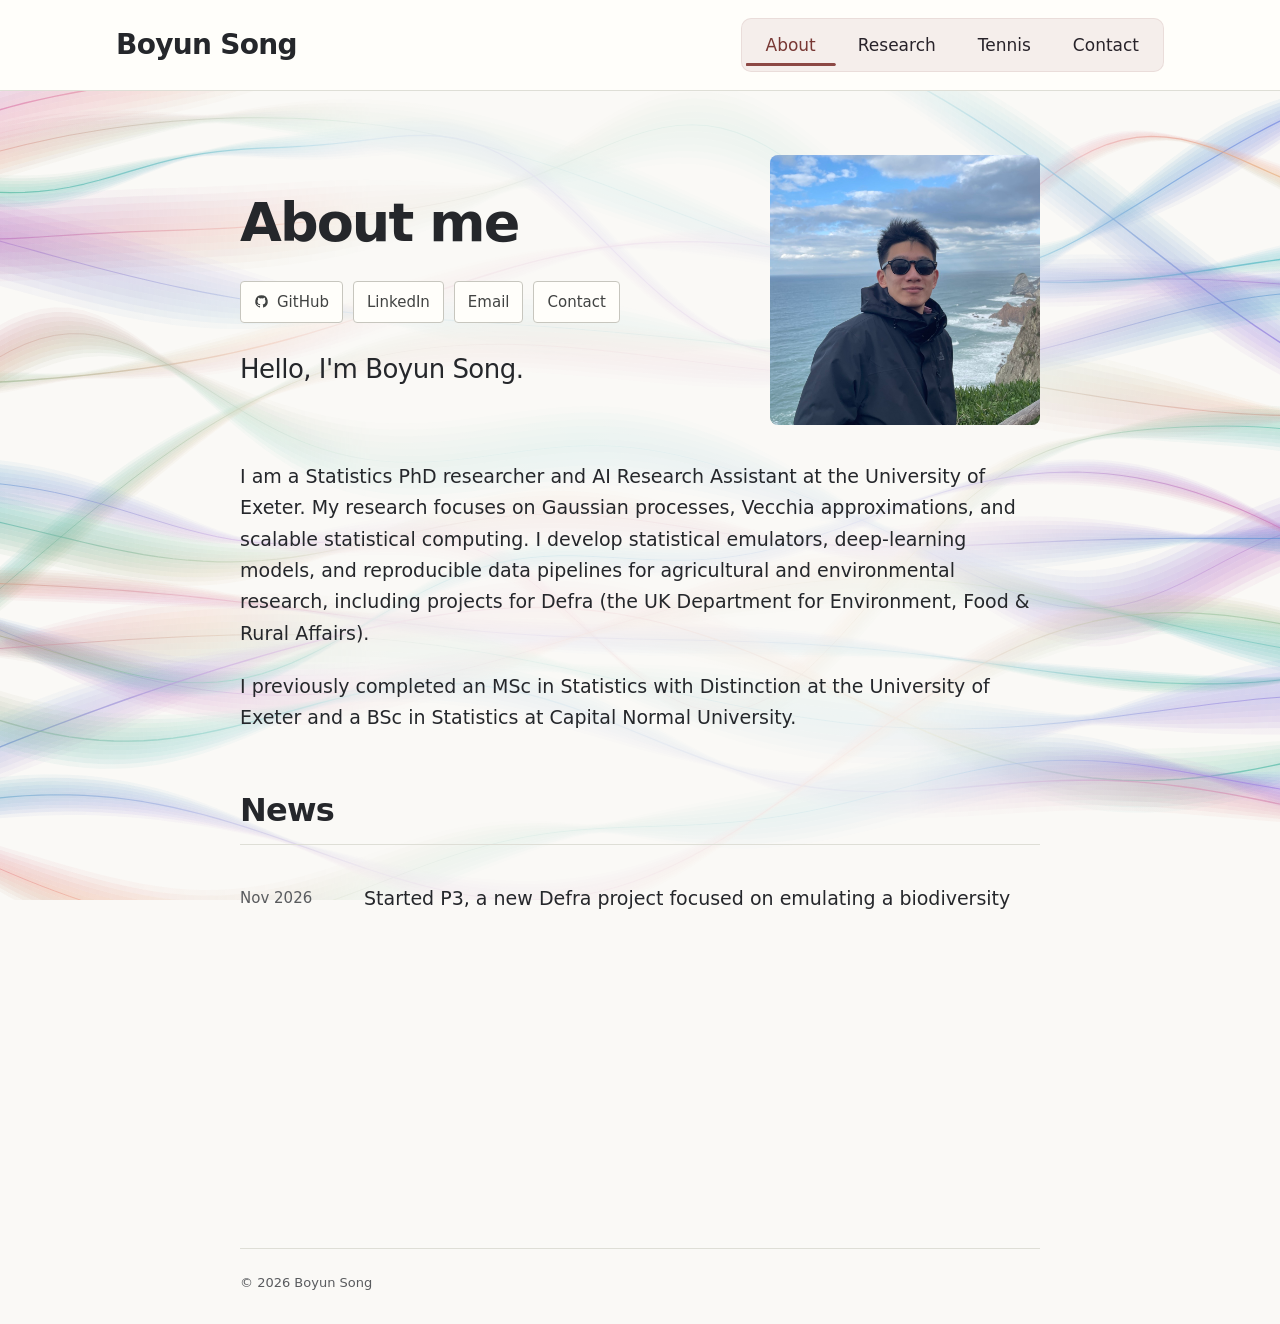
<file: index.html>
<!doctype html>
<html lang="en">
<head>
  <meta charset="utf-8">
  <meta name="google-site-verification" content="5nC1205kgguXszArqkzjC6kAhyx9YHZxN-yHdU9-6iw">
  <meta name="viewport" content="width=device-width, initial-scale=1">
  <meta name="description" content="Boyun Song’s personal website — research and scientific computing.">
  <link rel="canonical" href="https://bryansby.github.io/">
  <meta name="theme-color" content="#faf9f6">
  <title>About me | Boyun Song</title>
  <link rel="icon" href="assets/favicon.svg" type="image/svg+xml">
  <link rel="stylesheet" href="assets/style.css?v=20261110-clay-underline">
  <script src="assets/gp-background.js?v=20261110-gp-intervals-right" defer></script>
  <script src="assets/navigation.js?v=20261110-page-fade" defer></script>
  <script src="assets/scroll-reveal.js?v=20261110-scroll-sync" defer></script>
</head>
<body>
  <a class="skip-link" href="#main">Skip to content</a>
  <header class="site-header">
    <div class="header-inner">
      <a class="site-name" href="index.html">Boyun Song</a>
      <nav id="site-nav" aria-label="Main navigation">
        <a href="index.html" aria-current="page"><span class="section-pill" aria-hidden="true"></span><span class="section-label">About</span></a>
        <a href="research.html"><span class="section-label">Research</span></a>
        <a href="tennis.html"><span class="section-label">Tennis</span></a>
        <a href="contact.html"><span class="section-label">Contact</span></a>
      </nav>
    </div>
  </header>
  <main id="main" tabindex="-1">
<div class="profile-intro">
<div class="intro-copy">
<div class="intro-heading"><h1>About me</h1></div>
<div class="profile-links"><a class="button" href="https://github.com/Bryansby" target="_blank" rel="noopener noreferrer"><svg viewBox="0 0 24 24" aria-hidden="true"><path d="M12 2a10 10 0 0 0-3.16 19.49c.5.09.68-.22.68-.48v-1.86c-2.78.6-3.37-1.18-3.37-1.18-.45-1.16-1.11-1.47-1.11-1.47-.91-.62.07-.61.07-.61 1 .07 1.53 1.03 1.53 1.03.89 1.53 2.34 1.09 2.91.83.09-.65.35-1.09.64-1.34-2.22-.25-4.56-1.11-4.56-4.94 0-1.09.39-1.98 1.03-2.68-.1-.25-.45-1.27.1-2.65 0 0 .84-.27 2.75 1.02a9.5 9.5 0 0 1 5 0c1.91-1.29 2.75-1.02 2.75-1.02.55 1.38.2 2.4.1 2.65.64.7 1.03 1.59 1.03 2.68 0 3.84-2.34 4.69-4.57 4.94.36.31.68.92.68 1.85v2.75c0 .27.18.58.69.48A10 10 0 0 0 12 2Z"/></svg>GitHub</a><a class="button" href="https://www.linkedin.com/in/bryan-song-248195263/" target="_blank" rel="noopener noreferrer">LinkedIn</a><a class="button" href="mailto:B.Song@exeter.ac.uk">Email</a><a class="button" href="contact.html">Contact</a></div>
<p class="lead">Hello, I'm Boyun Song.</p>
</div>
<div class="profile-portrait">
  <img src="assets/boyun-coast.jpg" width="1200" height="1600" alt="Boyun Song beside coastal cliffs and the sea" fetchpriority="high" decoding="async">
</div>
</div>
<div class="bio">
  <p>I am a Statistics PhD researcher and AI Research Assistant at the University of Exeter. My research focuses on Gaussian processes, Vecchia approximations, and scalable statistical computing. I develop statistical emulators, deep-learning models, and reproducible data pipelines for agricultural and environmental research, including projects for Defra (the UK Department for Environment, Food &amp; Rural Affairs).</p>
  <p>I previously completed an MSc in Statistics with Distinction at the University of Exeter and a BSc in Statistics at Capital Normal University.</p>
</div>
<section aria-labelledby="news"><div class="section-heading"><h2 id="news">News</h2></div><div class="news-row"><time datetime="2026-11">Nov 2026</time><p>Started P3, a new Defra project focused on emulating a biodiversity model for the whole UK—the first national-scale biodiversity model emulation task.</p></div><div class="news-row"><time datetime="2026-03">Mar 2026</time><p>Started work on agricultural uptake and biodiversity modelling. <a href="research.html#agriculture">Read about the project</a>.</p></div><div class="news-row"><time datetime="2025-06">Jun 2025</time><p>Joined the University of Exeter as an AI Research Assistant, contributing to projects for Defra.</p></div></section>
</main>
  <footer class="site-footer"><span>© 2026 Boyun Song</span></footer>
</body>
</html>
</file>
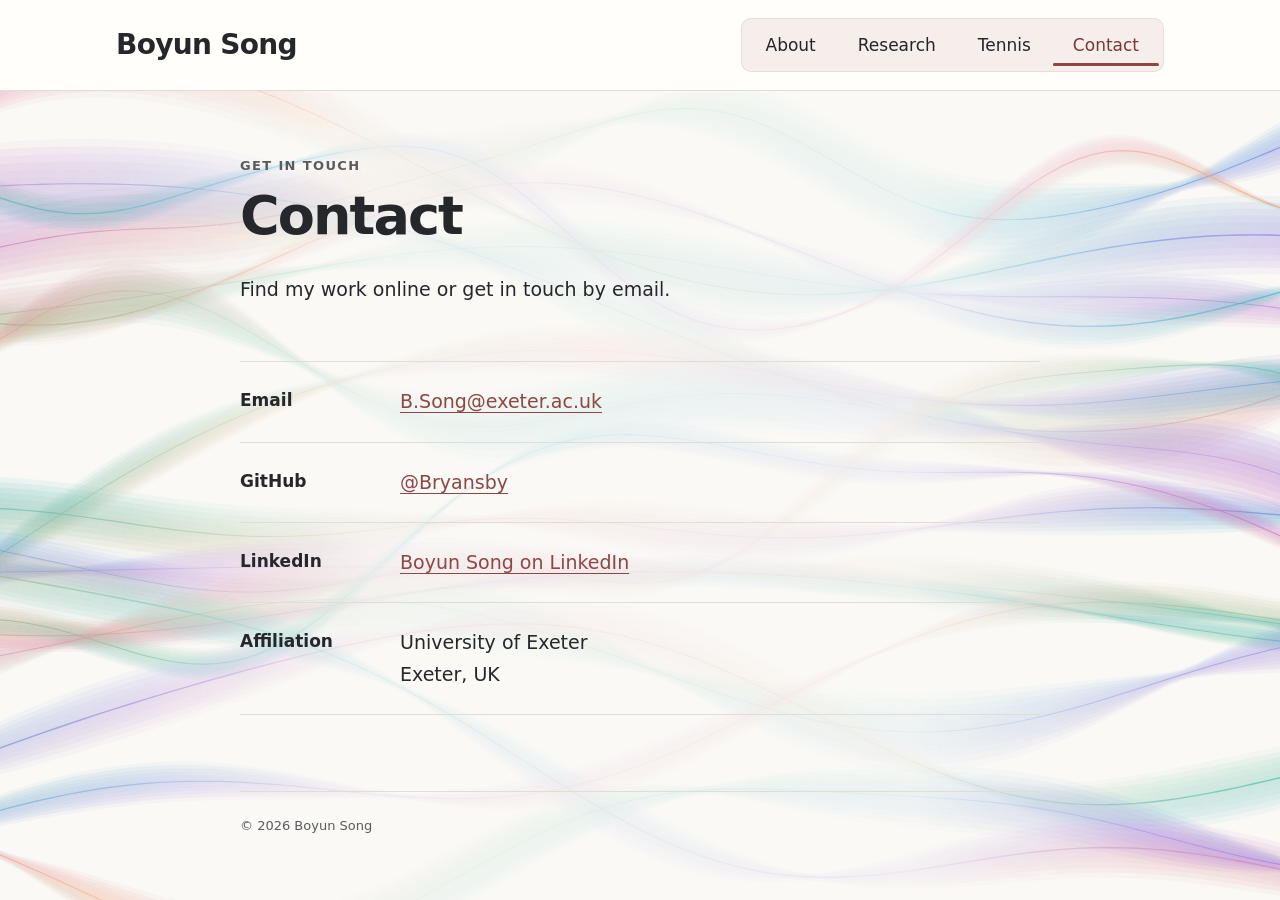
<file: contact.html>
<!doctype html>
<html lang="en">
<head>
  <meta charset="utf-8">
  <meta name="viewport" content="width=device-width, initial-scale=1">
  <meta name="description" content="Boyun Song’s personal website — research and scientific computing.">
  <link rel="canonical" href="https://bryansby.github.io/contact.html">
  <meta name="theme-color" content="#faf9f6">
  <title>Contact | Boyun Song</title>
  <link rel="icon" href="assets/favicon.svg" type="image/svg+xml">
  <link rel="stylesheet" href="assets/style.css?v=20261110-clay-underline">
  <script src="assets/gp-background.js?v=20261110-gp-intervals-right" defer></script>
  <script src="assets/navigation.js?v=20261110-page-fade" defer></script>
  <script src="assets/scroll-reveal.js?v=20261110-scroll-sync" defer></script>
</head>
<body>
  <a class="skip-link" href="#main">Skip to content</a>
  <header class="site-header">
    <div class="header-inner">
      <a class="site-name" href="index.html">Boyun Song</a>
      <nav id="site-nav" aria-label="Main navigation">
        <a href="index.html"><span class="section-label">About</span></a>
        <a href="research.html"><span class="section-label">Research</span></a>
        <a href="tennis.html"><span class="section-label">Tennis</span></a>
        <a href="contact.html" aria-current="page"><span class="section-pill" aria-hidden="true"></span><span class="section-label">Contact</span></a>
      </nav>
    </div>
  </header>
  <main id="main" tabindex="-1">
<p class="eyebrow">GET IN TOUCH</p>
<h1>Contact</h1>
<p class="page-intro">Find my work online or get in touch by email.</p>
<section class="contact-list" aria-label="Contact details">
<div class="contact-row"><h2>Email</h2><a href="mailto:B.Song@exeter.ac.uk">B.Song@exeter.ac.uk</a></div>
<div class="contact-row"><h2>GitHub</h2><a href="https://github.com/Bryansby" target="_blank" rel="noopener noreferrer">@Bryansby</a></div>
<div class="contact-row"><h2>LinkedIn</h2><a href="https://www.linkedin.com/in/bryan-song-248195263/" target="_blank" rel="noopener noreferrer">Boyun Song on LinkedIn</a></div>
<div class="contact-row"><h2>Affiliation</h2><span>University of Exeter<br>Exeter, UK</span></div>
</section>
</main>
  <footer class="site-footer"><span>© 2026 Boyun Song</span></footer>
</body>
</html>
</file>
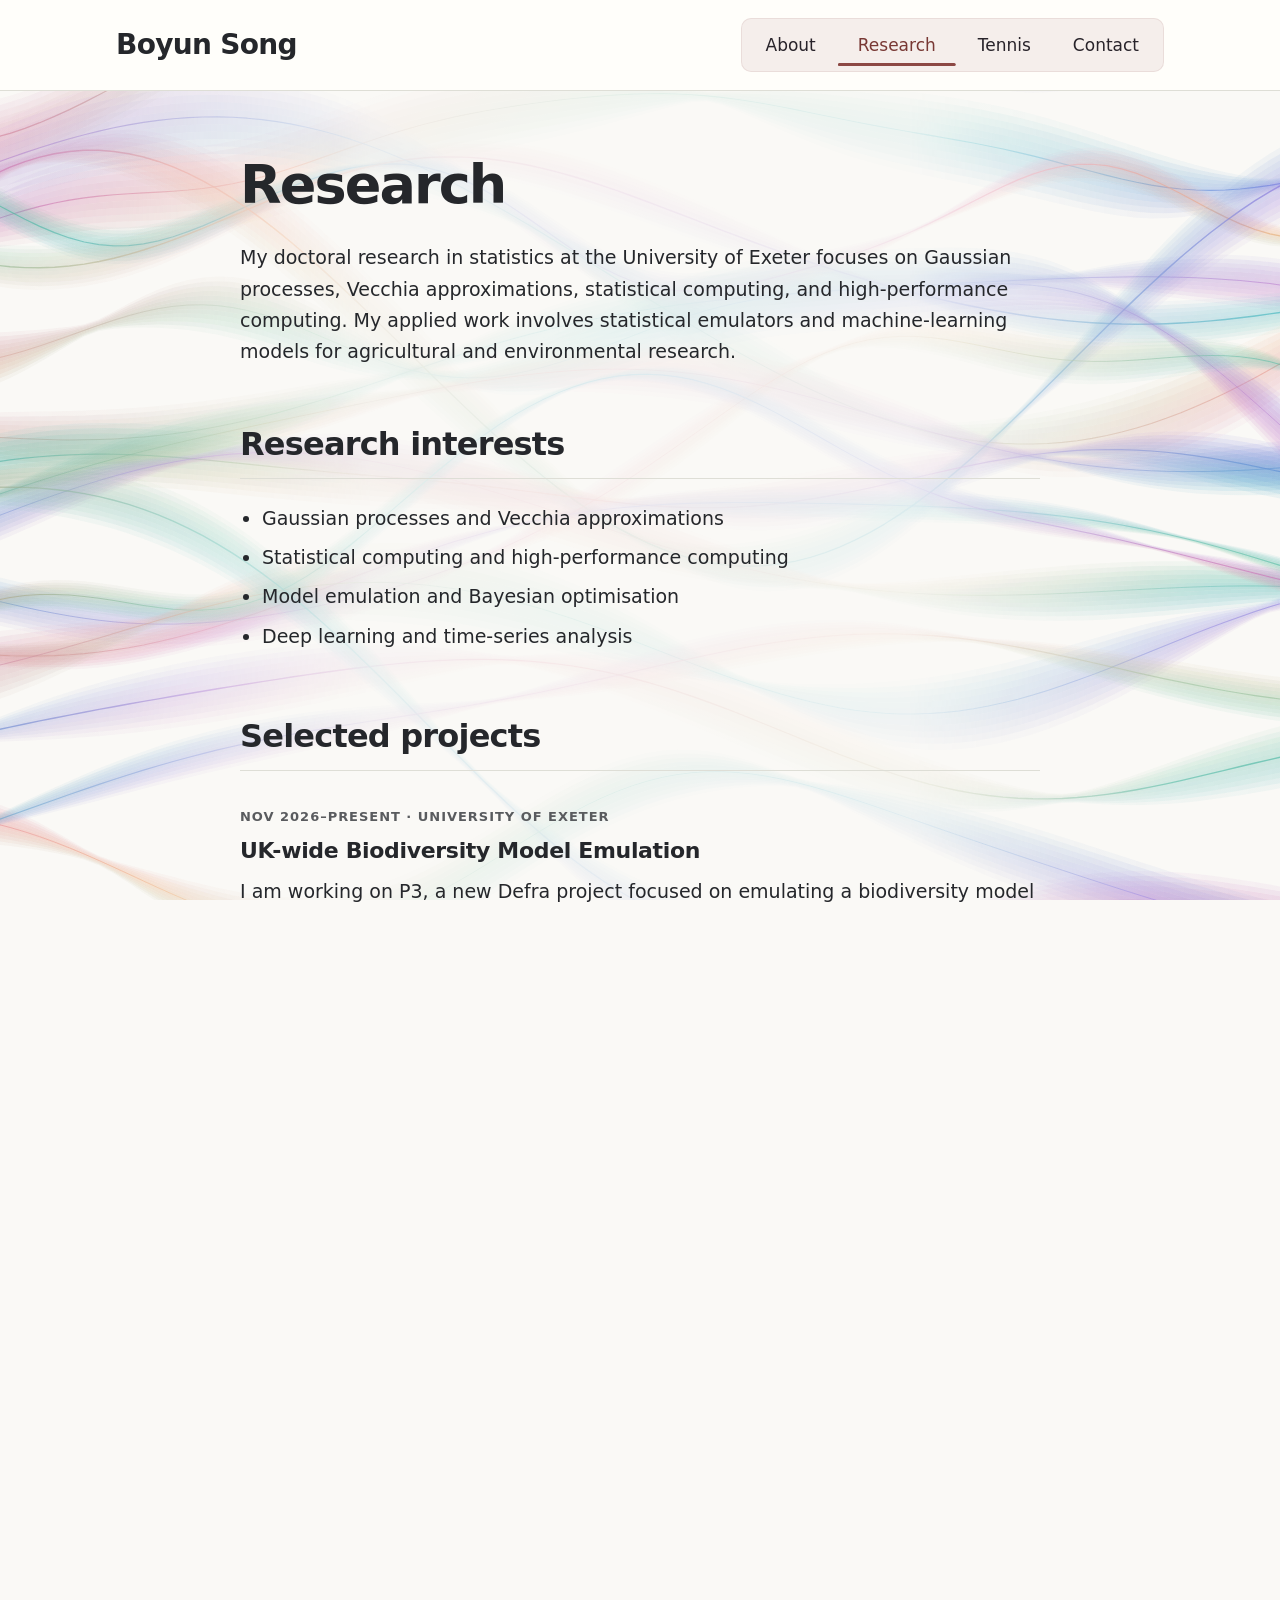
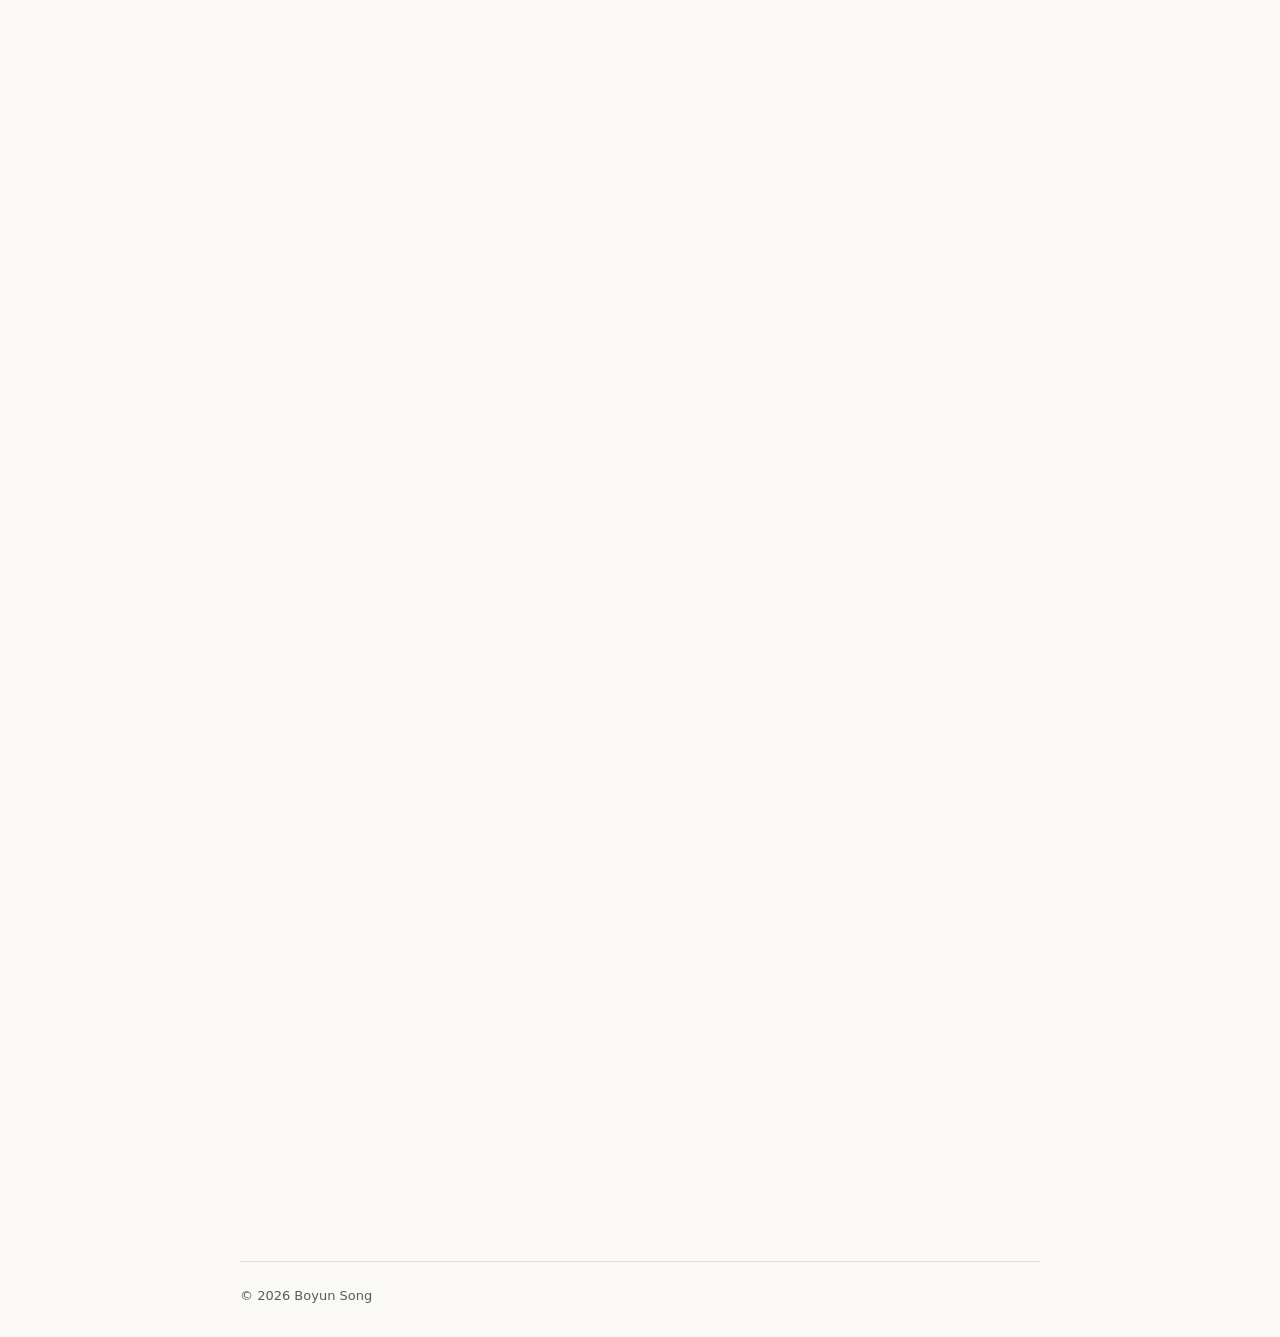
<file: research.html>
<!doctype html>
<html lang="en">
<head>
  <meta charset="utf-8">
  <meta name="viewport" content="width=device-width, initial-scale=1">
  <meta name="description" content="Boyun Song’s personal website — research and scientific computing.">
  <link rel="canonical" href="https://bryansby.github.io/research.html">
  <meta name="theme-color" content="#faf9f6">
  <title>Research | Boyun Song</title>
  <link rel="icon" href="assets/favicon.svg" type="image/svg+xml">
  <link rel="stylesheet" href="assets/style.css?v=20261110-clay-underline">
  <script src="assets/gp-background.js?v=20261110-gp-intervals-right" defer></script>
  <style>
    .project-links { display: flex; flex-wrap: wrap; gap: 8px; }
    .project-links .button { min-height: 44px; box-sizing: border-box; }
    @media (max-width: 560px) {
      .project-links .button { width: 100%; justify-content: center; text-align: center; }
    }
  </style>
  <script src="assets/navigation.js?v=20261110-page-fade" defer></script>
  <script src="assets/scroll-reveal.js?v=20261110-scroll-sync" defer></script>
</head>
<body>
  <svg width="0" height="0" aria-hidden="true" focusable="false" style="position: absolute; overflow: hidden;">
    <defs>
      <filter id="aiuk-shadow-lift" color-interpolation-filters="sRGB">
        <feComponentTransfer>
          <feFuncR type="gamma" amplitude="1" exponent="0.72" offset="0"/>
          <feFuncG type="gamma" amplitude="1" exponent="0.72" offset="0"/>
          <feFuncB type="gamma" amplitude="1" exponent="0.72" offset="0"/>
        </feComponentTransfer>
      </filter>
    </defs>
  </svg>
  <a class="skip-link" href="#main">Skip to content</a>
  <header class="site-header">
    <div class="header-inner">
      <a class="site-name" href="index.html">Boyun Song</a>
      <nav id="site-nav" aria-label="Main navigation">
        <a href="index.html"><span class="section-label">About</span></a>
        <a href="research.html" aria-current="page"><span class="section-pill" aria-hidden="true"></span><span class="section-label">Research</span></a>
        <a href="tennis.html"><span class="section-label">Tennis</span></a>
        <a href="contact.html"><span class="section-label">Contact</span></a>
      </nav>
    </div>
  </header>
  <main id="main" tabindex="-1">
<h1>Research</h1>
<p class="page-intro">My doctoral research in statistics at the University of Exeter focuses on Gaussian processes, Vecchia approximations, statistical computing, and high-performance computing. My applied work involves statistical emulators and machine-learning models for agricultural and environmental research.</p>
<section><h2>Research interests</h2><ul class="simple-list"><li>Gaussian processes and Vecchia approximations</li><li>Statistical computing and high-performance computing</li><li>Model emulation and Bayesian optimisation</li><li>Deep learning and time-series analysis</li></ul></section>
<section id="projects"><h2>Selected projects</h2>
<article class="entry" id="defra-p3"><span class="entry-meta">NOV 2026–PRESENT · UNIVERSITY OF EXETER</span><h3>UK-wide Biodiversity Model Emulation</h3><p>I am working on P3, a new Defra project focused on emulating a biodiversity model for the whole UK.</p><p class="entry-description">This is the first national-scale biodiversity model emulation task.</p></article>
<article class="entry" id="agriculture"><span class="entry-meta">MAR–OCT 2026 · UNIVERSITY OF EXETER</span><h3>Agricultural Uptake and Biodiversity Modelling</h3><p>Developed a modelling pipeline linking agricultural uptake and biodiversity models, with reproducible datasets and outputs for downstream analysis.</p><p class="entry-description">Fitted a Gaussian process emulator of the linked workflow to accelerate exploration of model inputs, scenarios, and behaviour. Automated health checks flag failed runs, data-quality issues, and unexpected outputs.</p></article>
<article class="entry"><span class="entry-meta">JUN–DEC 2025 · UNIVERSITY OF EXETER</span><h3>Farm Management Model Emulation</h3><p>Built a Transformer–MLP encoder–decoder as a fast surrogate for a Bayesian optimisation model for farm management.</p><p class="entry-description">Developed scalable preprocessing, training, hyperparameter tuning, and evaluation workflows for time-series and spatially structured agricultural data. The work involved collaboration with farm scientists, economists, and biologists.</p></article>
<article class="entry" id="add-trees">
  <span class="entry-meta">2023–2025 · UNIVERSITY OF EXETER · EPSRC</span>
  <h3>ADD-TREES: AI-elevated Decision-support via Digital Twins for Restoring and Enhancing Ecosystem Services</h3>
  <p>PhD Student (Maths &amp; Statistics)</p>
  <p class="entry-description">The project develops AI-powered digital twins and decision-support tools to inform land-use decisions, with a focus on woodland creation, ecosystem services, and the UK’s net-zero goals.</p>
  <p class="project-links"><a class="button" href="https://netzeroplus.ac.uk/project/add-trees/" target="_blank" rel="noopener noreferrer">Project Website</a> <a class="button" href="https://www.youtube.com/watch?v=0PosmroCy4A" target="_blank" rel="noopener noreferrer">Video: ADD-TREES Overview</a> <a class="button" href="https://www.youtube.com/watch?v=1Wkcz4PdkMQ&amp;t=6s" target="_blank" rel="noopener noreferrer">Video: Vecchia Approximation Talk</a></p>
</article>
</section>
<section id="conferences"><h2>Conferences and events</h2>
<figure class="research-photo" id="isba-2026">
  <img src="assets/boyun-poster.jpg" width="1200" height="1600" alt="Boyun Song presenting his poster on scalable deep kernel learning with Vecchia approximation at ISBA 2026 in Nagoya, Japan" loading="lazy" decoding="async">
  <figcaption>
    <p class="photo-title">ISBA 2026 · Nagoya, Japan</p>
    <p class="photo-caption">Presented “Scalable deep kernel learning with Vecchia approximation”, my research on scalable Gaussian process models.</p>
  </figcaption>
</figure>
<figure class="research-photo" id="aiuk-2024">
  <img class="conference-portrait" src="assets/boyun-aiuk-2024.jpg" width="1600" height="1200" alt="Boyun Song attending AI UK 2024 in London, representing the ADDTREES project" loading="lazy" decoding="async">
  <figcaption><p class="photo-title">AI UK 2024 · London</p><p class="photo-caption">Attended AI UK in London in 2024, representing the ADDTREES project.</p></figcaption>
</figure>
</section>
</main>
  <footer class="site-footer"><span>© 2026 Boyun Song</span></footer>
</body>
</html>
</file>
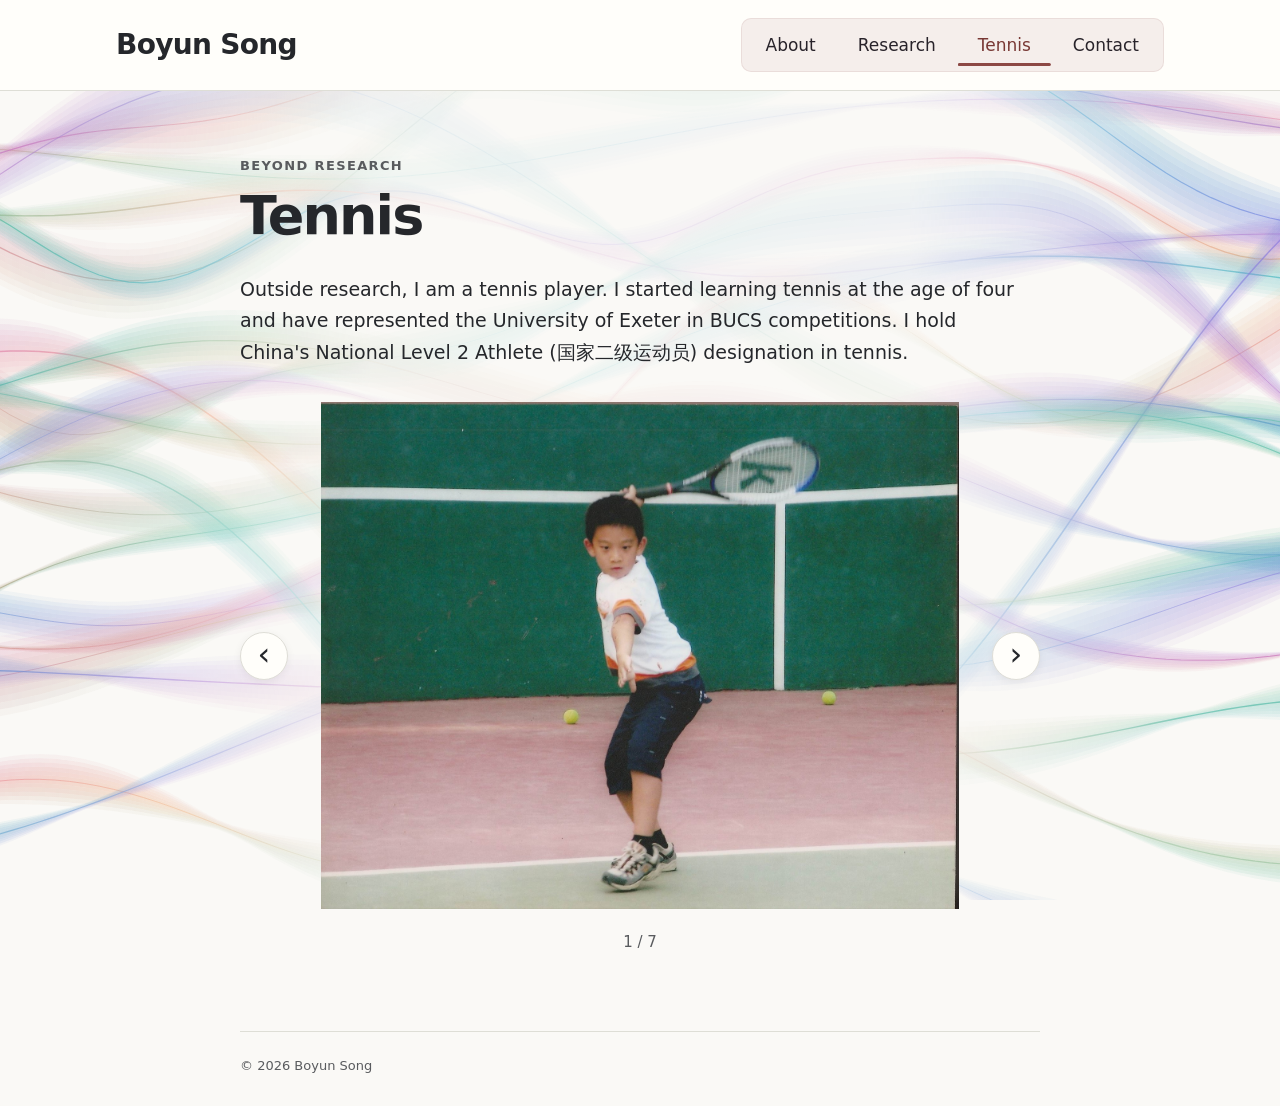
<file: tennis.html>
<!doctype html>
<html lang="en">
<head>
  <meta charset="utf-8">
  <meta name="viewport" content="width=device-width, initial-scale=1">
  <meta name="description" content="Boyun Song’s tennis journey — playing since age four, representing the University of Exeter in BUCS, and a National Level 2 Athlete in China.">
  <link rel="canonical" href="https://bryansby.github.io/tennis.html">
  <meta name="theme-color" content="#faf9f6">
  <title>Tennis | Boyun Song</title>
  <link rel="icon" href="assets/favicon.svg" type="image/svg+xml">
  <link rel="stylesheet" href="assets/style.css?v=20261110-clay-underline">
  <script src="assets/gp-background.js?v=20261110-gp-intervals-right" defer></script>
  <style>
    @media (max-width: 560px) {
      html { overflow-anchor: none; }
      body::after {
        content: "";
        display: block;
        height: var(--photo-scroll-reserve, 0px);
        transition: height 320ms cubic-bezier(0.22, 1, 0.36, 1);
      }
      .tennis-carousel { position: relative; margin-top: 16px; gap: 10px; }
      .gallery-controls button {
        position: absolute;
        top: calc(var(--mobile-control-center, 120px) - 22px);
      }
      #previous-photo { left: 0; }
      #next-photo { right: 0; }
      .tennis-gallery {
        height: var(--active-photo-height, auto);
        transition: height 320ms cubic-bezier(0.22, 1, 0.36, 1);
      }
    }
    @media (max-width: 560px) and (prefers-reduced-motion: reduce) {
      .tennis-gallery, body::after { transition: none; }
    }
  </style>
  <script src="assets/navigation.js?v=20261110-page-fade" defer></script>
  <script src="assets/scroll-reveal.js?v=20261110-scroll-sync" defer></script>
</head>
<body>
  <a class="skip-link" href="#main">Skip to content</a>
  <header class="site-header">
    <div class="header-inner">
      <a class="site-name" href="index.html">Boyun Song</a>
      <nav id="site-nav" aria-label="Main navigation">
        <a href="index.html"><span class="section-label">About</span></a>
        <a href="research.html"><span class="section-label">Research</span></a>
        <a href="tennis.html" aria-current="page"><span class="section-pill" aria-hidden="true"></span><span class="section-label">Tennis</span></a>
        <a href="contact.html"><span class="section-label">Contact</span></a>
      </nav>
    </div>
  </header>
  <main id="main" tabindex="-1">
<p class="eyebrow">BEYOND RESEARCH</p>
<h1>Tennis</h1>
  <p class="page-intro">Outside research, I am a tennis player. I started learning tennis at the age of four and have represented the University of Exeter in BUCS competitions. I hold China's National Level 2 Athlete (<span lang="zh">国家二级运动员</span>) designation in tennis.</p>
  <div class="tennis-carousel">
  <div class="tennis-gallery" id="tennis-gallery" role="region" aria-label="Tennis photos" tabindex="0">
    <figure>
      <img src="assets/boyun-tennis-childhood.jpg" width="1600" height="1272" alt="Boyun Song practising tennis as a child" loading="lazy" decoding="async">
    </figure>
    <figure>
      <img src="assets/boyun-tennis-exeter.jpg" width="1600" height="1200" alt="Boyun Song with his University of Exeter tennis teammates on an indoor court" loading="lazy" decoding="async">
    </figure>
    <figure>
      <div class="tennis-crop" style="--crop-ratio: 700 / 600; --frame-width: 606.667px; --image-width: 128.57143%; --image-height: 266.66667%; --image-left: -14.28571%; --image-top: -130.00000%;">
        <img src="assets/boyun-tennis-03.jpg" width="900" height="1600" alt="Boyun Song preparing a backhand on a grass tennis court" loading="lazy" decoding="async">
      </div>
    </figure>
    <figure>
      <div class="tennis-crop" style="--crop-ratio: 640 / 520; --frame-width: 640.000px; --image-width: 140.62500%; --image-height: 307.69231%; --image-left: -40.62500%; --image-top: -163.46154%;">
        <img src="assets/boyun-tennis-04.jpg" width="900" height="1600" alt="Players walking onto outdoor clay tennis courts" loading="lazy" decoding="async">
      </div>
    </figure>
    <figure>
      <div class="tennis-crop" style="--crop-ratio: 600 / 970; --frame-width: 321.649px; --image-width: 200.00000%; --image-height: 164.94845%; --image-left: -55.00000%; --image-top: -51.54639%;">
        <img src="assets/boyun-tennis-05.jpg" width="1200" height="1600" alt="Boyun Song holding a trophy and wearing a medal on an indoor tennis court" loading="lazy" decoding="async">
      </div>
    </figure>
    <figure>
      <div class="tennis-crop" style="--crop-ratio: 1030 / 920; --frame-width: 582.174px; --image-width: 155.33981%; --image-height: 165.97826%; --image-left: -27.18447%; --image-top: -51.08696%;">
        <img src="assets/boyun-tennis-06.jpg" width="1600" height="1527" alt="Boyun Song with four University of Exeter tennis teammates beside the net" loading="lazy" decoding="async">
      </div>
    </figure>
    <figure>
      <div class="tennis-crop" style="--crop-ratio: 680 / 820; --frame-width: 431.220px; --image-width: 176.47059%; --image-height: 219.51220%; --image-left: -22.05882%; --image-top: -87.80488%;">
        <img src="assets/boyun-tennis-07.jpg" width="1200" height="1800" alt="Boyun Song preparing a forehand as the ball approaches on an indoor tennis court" loading="lazy" decoding="async">
      </div>
    </figure>
  </div>
  <div class="gallery-controls" hidden>
    <button type="button" class="button" id="previous-photo" aria-controls="tennis-gallery" aria-label="Previous photo"><span aria-hidden="true">‹</span></button>
    <span id="photo-count" aria-live="polite" aria-atomic="true">1 / 7</span>
    <button type="button" class="button" id="next-photo" aria-controls="tennis-gallery" aria-label="Next photo"><span aria-hidden="true">›</span></button>
  </div>
  </div>
</main>
  <footer class="site-footer"><span>© 2026 Boyun Song</span></footer>
<script>
(() => {
  const gallery = document.getElementById('tennis-gallery');
  const photos = [...gallery.querySelectorAll('figure')];
  const previous = document.getElementById('previous-photo');
  const next = document.getElementById('next-photo');
  const count = document.getElementById('photo-count');
  const reducedMotion = window.matchMedia('(prefers-reduced-motion: reduce)');
  // Matching end slides let the gallery move one photo at each wrap.
  const cloneSlide = photo => {
    const clone = photo.cloneNode(true);
    clone.setAttribute('aria-hidden', 'true');
    clone.inert = true;
    clone.querySelector('img').loading = 'eager';
    return clone;
  };
  gallery.prepend(cloneSlide(photos[photos.length - 1]));
  gallery.append(cloneSlide(photos[0]));
  const slides = [...gallery.querySelectorAll('figure')];
  const position = index => slides[index].offsetLeft - slides[0].offsetLeft;
  const current = () => slides.reduce((best, slide, index) =>
    Math.abs(position(index) - gallery.scrollLeft) < Math.abs(position(best) - gallery.scrollLeft) ? index : best, 0);
  const logicalIndex = index => (index - 1 + photos.length) % photos.length;
  let active = 0;
  let target = null;
  let settleTimer;
  let scrollLockFrame;
  let lockedScrollTop = null;
  const stopScrollLock = () => {
    cancelAnimationFrame(scrollLockFrame);
    lockedScrollTop = null;
  };
  const holdScrollPosition = () => {
    cancelAnimationFrame(scrollLockFrame);
    if (!window.matchMedia('(max-width: 560px)').matches) return;
    const top = lockedScrollTop ?? window.scrollY;
    lockedScrollTop = top;
    const until = performance.now() + 900;
    const hold = () => {
      window.scrollTo({ top, behavior: 'instant' });
      if (performance.now() < until) scrollLockFrame = requestAnimationFrame(hold);
      else lockedScrollTop = null;
    };
    scrollLockFrame = requestAnimationFrame(hold);
  };
  ['wheel', 'touchmove', 'pointerdown', 'keydown'].forEach(type =>
    window.addEventListener(type, stopScrollLock, { passive: true }));
  const fitPhoto = () => {
    gallery.parentElement.style.setProperty('--mobile-control-center', `${gallery.clientWidth * 0.375}px`);
    const heights = photos.map(photo => photo.getBoundingClientRect().height);
    const height = `${heights[active]}px`;
    if (gallery.style.getPropertyValue('--active-photo-height') !== height) holdScrollPosition();
    gallery.style.setProperty('--active-photo-height', height);
    // Preserve the page's scroll range without leaving gaps around the photo.
    document.body.style.setProperty('--photo-scroll-reserve', `${Math.max(...heights) - heights[active]}px`);
  };
  const update = () => {
    active = logicalIndex(current());
    fitPhoto();
    const label = `${active + 1} / ${photos.length}`;
    if (count.textContent !== label) count.textContent = label;
  };
  const settle = () => {
    const index = current();
    if (target !== null && Math.abs(gallery.scrollLeft - position(target)) > 1) return;
    if (Math.abs(gallery.scrollLeft - position(index)) > 1) return;
    target = null;
    // Reset to the identical real photo only after the visible slide finishes.
    if (index === 0 || index === slides.length - 1) {
      gallery.scrollTo({ left: position(logicalIndex(index) + 1), behavior: 'instant' });
    }
    update();
  };
  const show = index => {
    if (target !== null) return;
    index = Math.max(0, Math.min(slides.length - 1, index));
    holdScrollPosition();
    target = index;
    gallery.scrollTo({ left: position(index), behavior: reducedMotion.matches ? 'instant' : 'smooth' });
    clearTimeout(settleTimer);
    settleTimer = setTimeout(settle, 150);
  };
  previous.disabled = next.disabled = photos.length < 2;
  previous.addEventListener('click', () => show(current() - 1));
  next.addEventListener('click', () => show(current() + 1));
  gallery.addEventListener('scroll', () => {
    update();
    clearTimeout(settleTimer);
    settleTimer = setTimeout(settle, 150);
  }, { passive: true });
  gallery.addEventListener('scrollend', settle);
  gallery.addEventListener('keydown', event => {
    const targets = { ArrowLeft: current() - 1, ArrowRight: current() + 1, Home: 1, End: photos.length };
    if (!(event.key in targets)) return;
    event.preventDefault();
    show(targets[event.key]);
  });
  // A manual gesture can interrupt button animation without locking controls.
  const release = () => { target = null; };
  gallery.addEventListener('pointerdown', release, { passive: true });
  gallery.addEventListener('wheel', release, { passive: true });
  window.addEventListener('resize', () => {
    target = null;
    gallery.scrollTo({ left: position(active + 1), behavior: 'instant' });
    fitPhoto();
  });
  const photoSizes = new ResizeObserver(fitPhoto);
  photos.forEach(photo => photoSizes.observe(photo));
  gallery.scrollTo({ left: position(1), behavior: 'instant' });
  document.querySelector('.gallery-controls').hidden = false;
  update();
})();
</script>
</body>
</html>
</file>
<file: assets/style.css>
:root {
  color-scheme: light;
  --paper: #faf9f6;
  --ink: #25272b;
  --muted: #595b5e;
  --accent: #8c4844;
  --rule: #deded6;
  --section-underline: inset(calc(100% - 4px) 0 1px round 2px);
  --text-size: 1.1875rem;
  --small-text: .9375rem;
  --label-size: .8125rem;
  --paragraph-gap: 1.375rem;
  --section-gap: 3.5rem;
}
* { box-sizing: border-box; }
html { scroll-behavior: smooth; }
body { margin: 0; background: var(--paper); color: var(--ink); font-family: system-ui, -apple-system, "Segoe UI", sans-serif; font-size: var(--text-size); line-height: 1.65; -webkit-font-smoothing: antialiased; isolation: isolate; }
.gp-background { position: fixed; inset: 0; width: 100%; height: 100%; z-index: -1; pointer-events: none; opacity: .95; -webkit-mask-image: linear-gradient(90deg, #000 0%, rgb(0 0 0 / 85%) 10%, rgb(0 0 0 / 18%) 29%, rgb(0 0 0 / 18%) 71%, rgb(0 0 0 / 85%) 90%, #000 100%); mask-image: linear-gradient(90deg, #000 0%, rgb(0 0 0 / 85%) 10%, rgb(0 0 0 / 18%) 29%, rgb(0 0 0 / 18%) 71%, rgb(0 0 0 / 85%) 90%, #000 100%); }
a { color: var(--accent); text-underline-offset: 4px; text-decoration-thickness: 1px; }
a:hover { color: #5f2e2b; }
a:focus-visible { outline: 2px solid var(--accent); outline-offset: 5px; border-radius: 2px; }
.accent { color: var(--accent); }
.site-header { background: #fffefa; border-bottom: 1px solid var(--rule); }
.header-inner { max-width: 1120px; margin: auto; min-height: 90px; padding: 16px 36px; display: flex; align-items: center; justify-content: space-between; gap: 32px; }
.site-name { font-size: 1.75rem; color: var(--ink); font-weight: 650; text-decoration: none; letter-spacing: -.025em; }
#site-nav {
  position: relative;
  isolation: isolate;
  display: flex;
  gap: 2px;
  max-width: 100%;
  padding: 5px;
  overflow-x: auto;
  border-radius: 10px;
  background: #f5eeeb;
  box-shadow: inset 0 0 0 1px rgb(140 72 68 / 10%);
}
#site-nav a {
  position: relative;
  display: grid;
  flex: 0 0 auto;
  place-items: center;
  min-height: 44px;
  padding: 0 20px;
  border-radius: 5px;
  color: #28232a;
  font-size: 1.0625rem;
  font-weight: 500;
  line-height: 1.2;
  text-decoration: none;
  white-space: nowrap;
}
#site-nav a:hover { background: #eee2df; }
#site-nav a[aria-current="page"] { color: #783834; }
#site-nav a:focus-visible { outline-offset: 1px; }
#site-nav a[aria-current="page"]::after, #site-nav .section-pill {
  position: absolute;
  pointer-events: none;
  background: var(--accent);
  clip-path: var(--section-underline);
}
#site-nav a[aria-current="page"]::after { content: ""; inset: 0; }
#site-nav .section-pill {
  display: none;
  top: 0;
  left: 0;
  z-index: 1;
}
#site-nav.is-sliding .section-pill { display: block; }
#site-nav.is-sliding a[aria-current="page"]::after { content: none; }
@media (prefers-reduced-motion: no-preference) {
  @view-transition { navigation: auto; }

  #site-nav.has-page-transitions a[aria-current="page"]::after { content: none; }
  #site-nav.has-page-transitions .section-pill { display: block; inset: 0; view-transition-name: section-pill; }

  ::view-transition-group(*) { animation-duration: 320ms; }
  ::view-transition-old(root), ::view-transition-new(root) { animation-timing-function: ease-in-out; }

  /* Move the underline with the link bounds, independently of the page fade. */
  ::view-transition-group(section-pill) {
    z-index: 1;
    background: var(--accent);
    clip-path: var(--section-underline);
    animation-timing-function: cubic-bezier(.22, 1, .36, 1);
  }
  ::view-transition-old(section-pill), ::view-transition-new(section-pill) { display: none; }
}
main { width: min(100% - 64px, 800px); min-height: calc(100vh - 218px); margin: 0 auto; padding: 64px 0 76px; }
.eyebrow { margin: 0 0 10px; color: var(--muted); font-size: var(--label-size); font-weight: 600; letter-spacing: .105em; }
h1, h2 { text-wrap: balance; }
h1 { margin: 0 0 1.75rem; font-size: clamp(2.5rem, 2.1rem + 2vw, 3.375rem); letter-spacing: -.035em; line-height: 1.1; font-weight: 650; }
h2 { margin: 0; font-size: clamp(1.625rem, 1.45rem + .7vw, 2rem); line-height: 1.25; letter-spacing: -.025em; font-weight: 650; }
h3 { margin: .35rem 0 .65rem; font-size: 1.375rem; font-weight: 650; line-height: 1.32; letter-spacing: -.015em; }
p { margin: 0 0 var(--paragraph-gap); }
.profile-links { display: flex; gap: 10px; flex-wrap: wrap; margin: 24px 0 30px; }
.button { display: inline-flex; align-items: center; gap: 8px; min-height: 42px; padding: 8px 13px; border: 1px solid #c7c6be; border-radius: 4px; color: #414342; font-size: var(--small-text); line-height: 1.35; font-weight: 500; text-decoration: none; background: #fffefa; }
.button:hover { border-color: var(--accent); background: #f6eeea; }
.button svg { width: 15px; height: 15px; fill: currentColor; }
.button span { color: var(--muted); margin-left: 4px; }
.lead { margin-bottom: 12px; font-size: 1.625rem; line-height: 1.3; letter-spacing: -.02em; }
.bio { max-width: 68ch; }
.profile-intro { display: grid; grid-template-columns: minmax(0, 1fr) 270px; align-items: center; gap: 48px; margin-bottom: 36px; }
.intro-copy .lead { margin-bottom: 0; }
.profile-portrait { aspect-ratio: 1; overflow: hidden; border-radius: 8px; background: #dce3e6; }
.profile-portrait img { display: block; width: 100%; height: 100%; object-fit: cover; object-position: 50% 50%; transform: scale(1.2); }
.research-photo { display: grid; grid-template-columns: 240px minmax(0, 1fr); align-items: center; gap: 36px; margin: 28px 0; }
.research-photo > img { display: block; width: 100%; height: auto; border-radius: 6px; }
.research-photo > .conference-portrait { aspect-ratio: 3 / 4; object-fit: cover; object-position: left center; filter: url(#aiuk-shadow-lift); }
.photo-title { font-size: 1.5rem; line-height: 1.3; font-weight: 600; letter-spacing: -.02em; margin-bottom: 12px; }
.tennis-carousel { display: grid; grid-template-columns: auto minmax(0, 1fr) auto; gap: 14px; margin-top: 28px; align-items: center; }
.tennis-gallery { grid-column: 2; grid-row: 1; display: flex; align-items: center; gap: 16px; min-width: 0; overflow-x: auto; scrollbar-width: none; scroll-snap-type: x mandatory; overscroll-behavior-x: contain; border-radius: 6px; }
.tennis-gallery::-webkit-scrollbar { display: none; }
.tennis-gallery figure { flex: 0 0 100%; margin: 0; min-width: 0; scroll-snap-align: start; }
.tennis-gallery img { display: block; width: 100%; height: auto; aspect-ratio: 4 / 3; max-height: 520px; object-fit: contain; border-radius: 6px; }
.tennis-crop { position: relative; overflow: hidden; width: min(100%, var(--frame-width)); aspect-ratio: var(--crop-ratio); margin-inline: auto; border-radius: 6px; }
.tennis-crop img { position: absolute; width: var(--image-width); height: var(--image-height); max-height: none; max-width: none; left: var(--image-left); top: var(--image-top); aspect-ratio: auto; object-fit: fill; border-radius: 0; }
.gallery-controls { display: contents; }
.gallery-controls[hidden] { display: none; }
.gallery-controls button { grid-row: 1; width: 48px; height: 48px; padding: 0; display: grid; place-items: center; border: 1px solid #deddd6; border-radius: 50%; background: #fffefa; color: var(--ink); font: inherit; cursor: pointer; box-shadow: 0 2px 8px rgb(0 0 0 / 6%); transition: background-color .15s, border-color .15s, color .15s; }
.gallery-controls button span { display: block; font-size: 32px; line-height: 1; margin: -3px 0 0; color: inherit; }
.gallery-controls button:hover:not(:disabled) { color: var(--accent); border-color: var(--accent); background: #f6eeea; }
#previous-photo { grid-column: 1; }
#next-photo { grid-column: 3; }
#photo-count { grid-column: 2; grid-row: 2; text-align: center; font-size: var(--small-text); color: var(--muted); }
.gallery-controls button:disabled { opacity: .28; cursor: default; box-shadow: none; background: transparent; }
.tennis-gallery:focus-visible, .gallery-controls button:focus-visible { outline: 2px solid var(--accent); outline-offset: 4px; }
.tennis-gallery figcaption { margin-top: 10px; color: var(--muted); font-size: var(--small-text); }
.photo-caption { color: var(--muted); font-size: 1.0625rem; margin-bottom: 0; }
.event-photo { margin: 28px 0 0; }
.event-photo img { display: block; width: 100%; height: auto; border-radius: 6px; }
.event-photo figcaption { margin-top: 18px; }
.placeholder { color: #74736f; }
section { margin-top: var(--section-gap); }
section > h2, .section-heading { padding-bottom: 14px; border-bottom: 1px solid var(--rule); margin-bottom: 24px; }
.section-heading { display: flex; align-items: baseline; justify-content: space-between; gap: 20px; }
.section-note { color: var(--muted); font-size: var(--label-size); letter-spacing: .08em; }
.interest-grid { display: grid; grid-template-columns: repeat(2, minmax(0, 1fr)); gap: 12px; margin: 0; padding: 0; list-style: none; }
.interest-grid li { display: flex; align-items: center; gap: 12px; padding: 16px 20px; border: 1px solid var(--rule); border-radius: 6px; background: #fffefa; font-size: 1.0625rem; line-height: 1.5; }
.interest-grid li::before { content: ""; width: 6px; height: 6px; flex-shrink: 0; border-radius: 50%; background: var(--accent); }
.news-row { display: grid; grid-template-columns: 104px 1fr; gap: 20px; padding: 14px 0; }
.news-row > :first-child { font-size: var(--small-text); padding-top: 3px; font-variant-numeric: tabular-nums; color: var(--muted); }
.news-row p { margin: 0; }
.page-intro { max-width: 65ch; }
.simple-list { padding-left: 22px; }
.simple-list li { padding-bottom: 8px; }
.entry { padding: 4px 0 30px; }
.entry p { margin-bottom: .75rem; }
.entry-meta { color: var(--muted); font-size: var(--label-size); letter-spacing: .075em; font-weight: 600; }
.entry-description { margin-top: .75rem; }
.timeline-entry { display: grid; grid-template-columns: 130px 1fr; gap: 24px; padding: 8px 0 20px; }
.timeline-entry > .entry-meta { padding-top: 9px; }
.timeline-entry p { margin-bottom: 6px; }
.text-link { font-size: 1.0625rem; }
.contact-list { border-top: 1px solid var(--rule); }
.contact-row { display: grid; grid-template-columns: 140px 1fr; gap: 20px; border-bottom: 1px solid var(--rule); padding: 24px 0; }
.contact-row h2 { font-size: 1.0625rem; letter-spacing: 0; padding-top: 4px; }
.contact-row span, .contact-row a { overflow-wrap: anywhere; }
.site-footer { width: min(100% - 64px, 800px); margin: 0 auto; border-top: 1px solid var(--rule); padding: 23px 0 30px; display: flex; justify-content: space-between; gap: 20px; color: var(--muted); font-size: var(--label-size); }
.skip-link { position: absolute; top: -100px; left: 20px; padding: 8px 16px; background: white; z-index: 2; }
.skip-link:focus { top: 12px; }
/* Content is visible by default; JavaScript enables the scroll enhancement. */
.reveal-word { display: inline-block; }
.reveal-copy a { text-decoration: none; }
.reveal-copy a .reveal-word { text-decoration: underline; text-decoration-thickness: 1px; text-underline-offset: 4px; }
.scroll-reveals .is-revealing {
  opacity: var(--reveal-progress, 1);
  transform: translateY(calc((1 - var(--reveal-progress, 1)) * var(--reveal-lift, 18px)));
}
.scroll-reveals [data-reveal="image"] { --reveal-lift: 32px; }
/* Links and anchor destinations are readable as soon as they receive focus. */
.scroll-reveals .is-revealing:is(:focus-within, :target),
.scroll-reveals :is(.reveal-copy:focus-within, :target) .is-revealing {
  opacity: 1;
  transform: none;
}
@media (max-width: 720px) {
  .gp-background { opacity: .7; }
  .profile-intro { grid-template-columns: minmax(0, 1fr) 210px; gap: 28px; }
  .profile-intro .profile-links { gap: 8px; }
  .research-photo { grid-template-columns: 200px minmax(0, 1fr); gap: 24px; }
  .header-inner { flex-direction: column; align-items: flex-start; min-height: 0; gap: 10px; padding: 12px 24px 16px; }
  #site-nav a { padding-inline: clamp(7px, 2.3vw, 17px); font-size: clamp(.875rem, 3.8vw, 1.0625rem); }
  main { width: calc(100% - 48px); padding: 40px 0 55px; }
  :root { --text-size: 1.125rem; --paragraph-gap: 1.25rem; --section-gap: 2.75rem; }
  h3 { font-size: 1.25rem; }
  .news-row { grid-template-columns: 80px 1fr; gap: 12px; }
  .timeline-entry { grid-template-columns: 1fr; gap: 5px; }
  .contact-row { grid-template-columns: 1fr; gap: 7px; }
  .site-footer { width: calc(100% - 48px); }
}
@media (max-width: 560px) {
  .tennis-carousel { grid-template-columns: minmax(0, 1fr); gap: 12px; }
  .tennis-gallery, #photo-count { grid-column: 1; }
  .gallery-controls button { width: 44px; height: 44px; z-index: 1; background: rgb(255 254 250 / 94%); border-color: rgb(255 255 255 / 80%); box-shadow: 0 2px 10px rgb(0 0 0 / 18%); }
  #previous-photo { grid-column: 1; justify-self: start; margin-left: 8px; }
  #next-photo { grid-column: 1; justify-self: end; margin-right: 8px; }
  .interest-grid { grid-template-columns: 1fr; gap: 10px; }
  .profile-intro { grid-template-columns: 1fr; gap: 24px; margin-bottom: 26px; }
  .profile-intro .profile-links { display: grid; grid-template-columns: repeat(2, minmax(0, 1fr)); gap: 10px; }
  .profile-links .button { justify-content: center; min-height: 44px; }
  .news-row { grid-template-columns: 1fr; gap: 4px; }
  .profile-portrait { width: min(100%, 290px); }
  .research-photo { grid-template-columns: 1fr; gap: 20px; margin: 28px 0; }
  .research-photo > img { width: min(100%, 300px); }
}
@media (prefers-reduced-motion: reduce) {
  html { scroll-behavior: auto; }
  .scroll-reveals .is-revealing { opacity: 1; transform: none; }
}
@media print {
  .scroll-reveals .is-revealing { opacity: 1; transform: none; }
  .site-header, .profile-links, .skip-link, .gp-background { display: none; }
  body { background: white; color: black; font-size: 12pt; }
  main { width: 100%; padding: 0; min-height: 0; }
  .site-footer { width: 100%; }
  a { color: inherit; }
}
</file>
